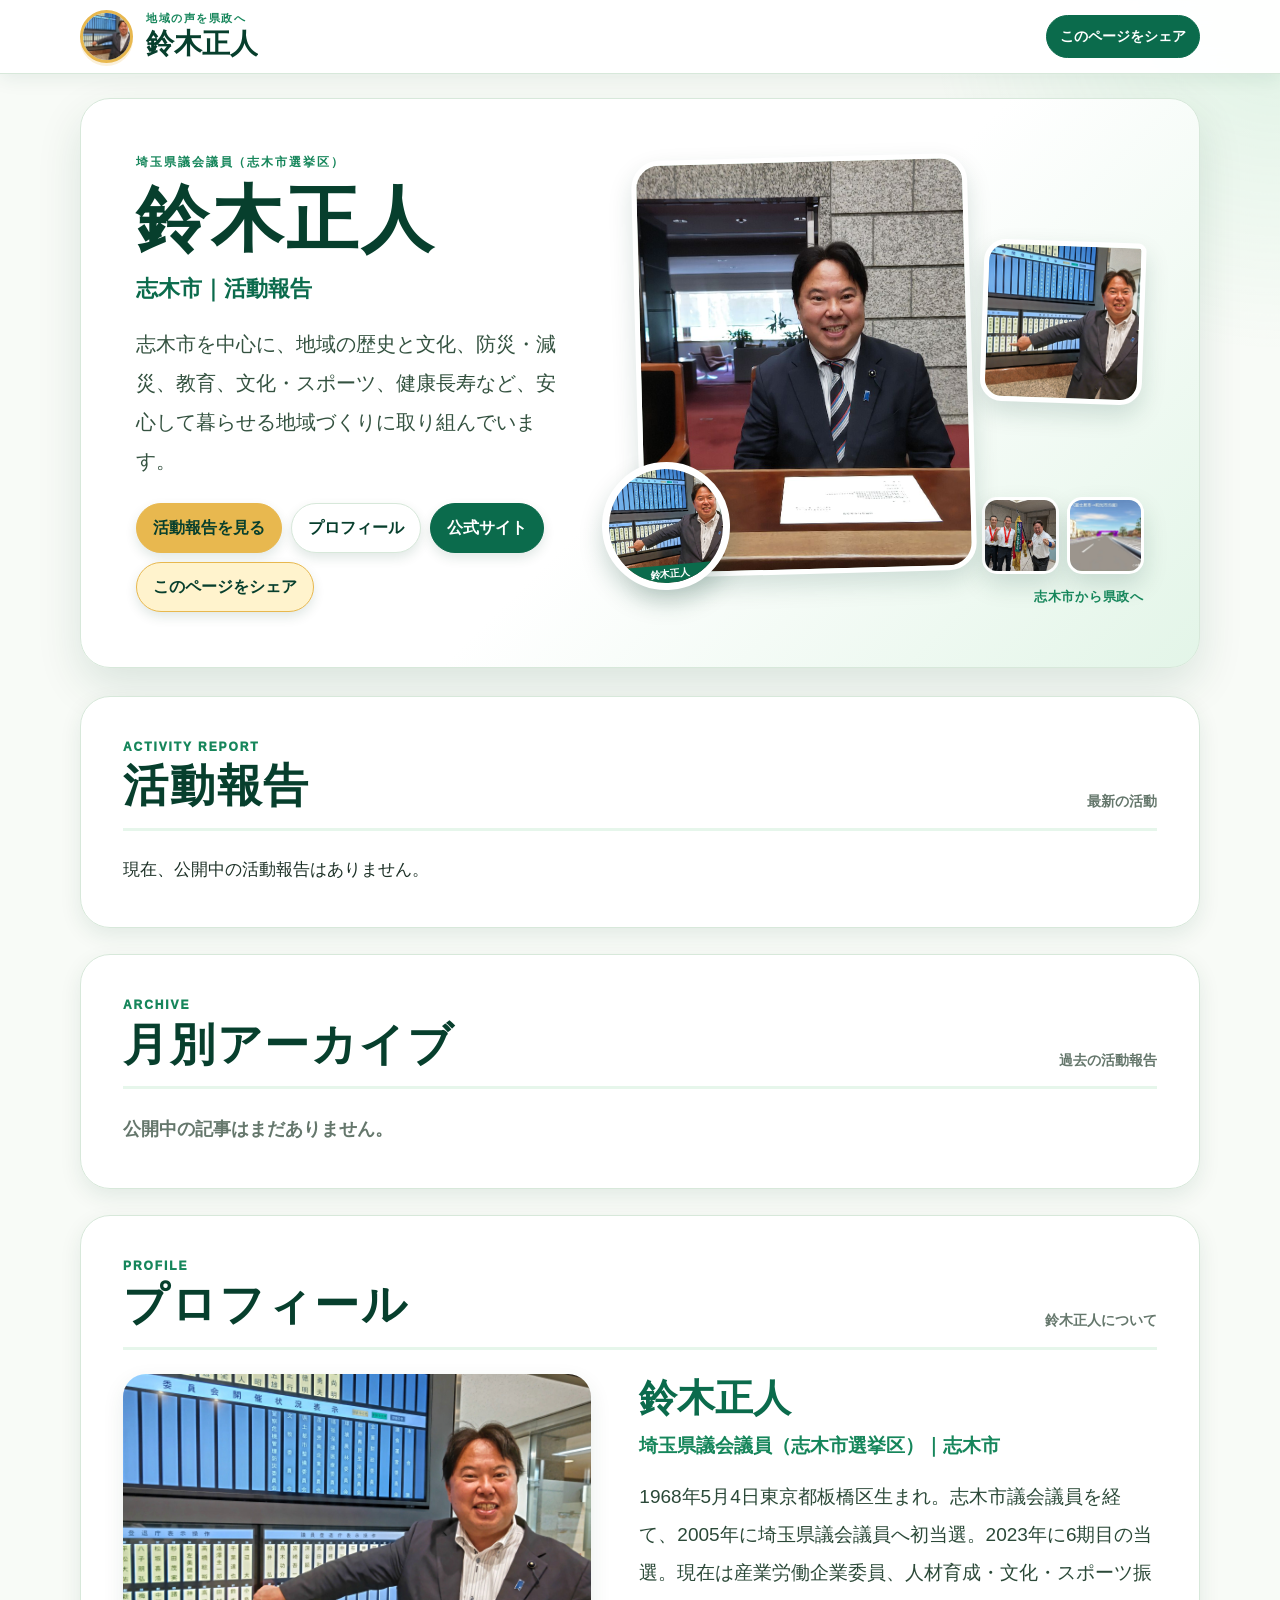
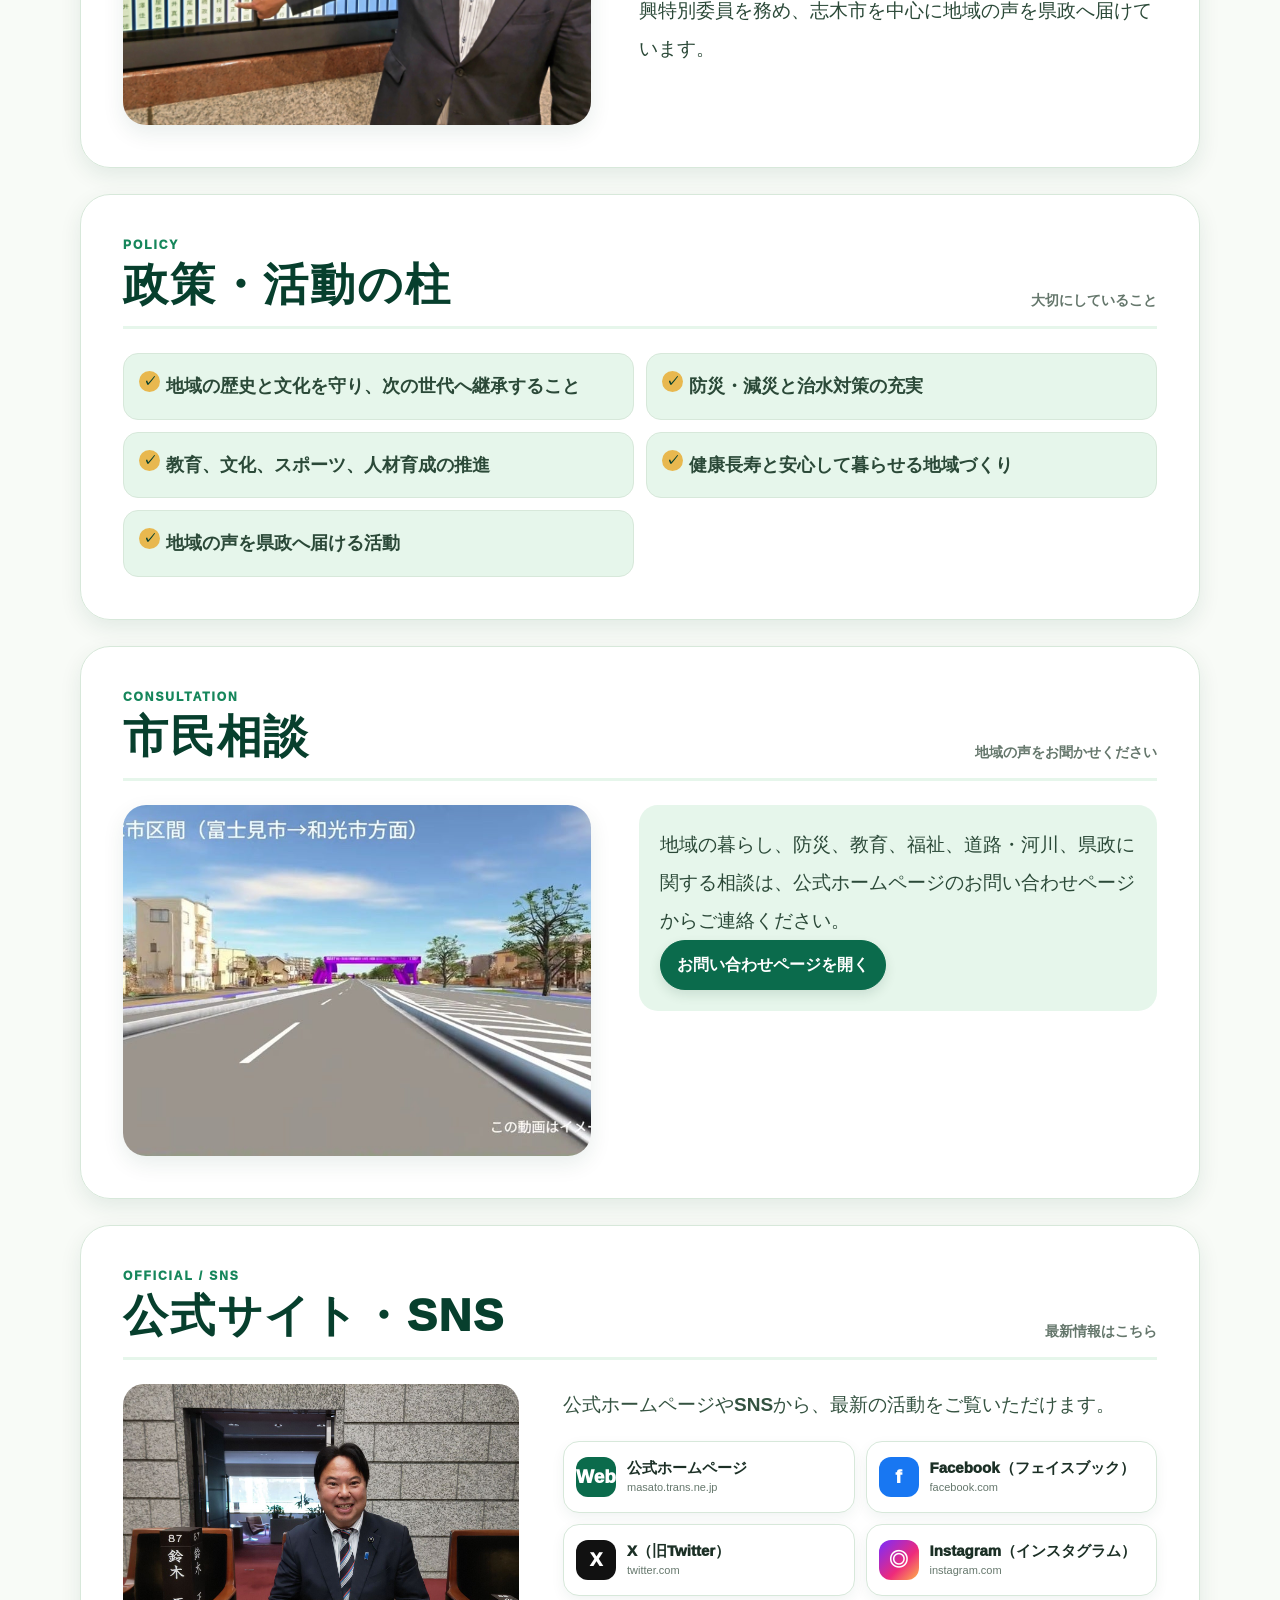
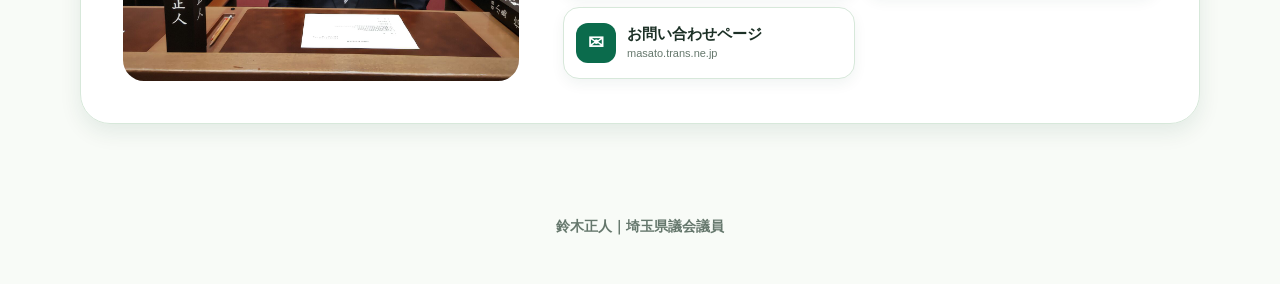
<file: index.html>
<!doctype html>
<html lang="ja">
<head>
  <meta charset="UTF-8">
  <meta name="viewport" content="width=device-width, initial-scale=1, viewport-fit=cover">
  <meta name="theme-color" content="#0b6b4c">
  <meta name="description" content="埼玉県議会議員・鈴木正人のプロフィール、政策、地域活動、活動報告をご覧いただけます。">
  <meta property="og:type" content="website">
  <meta property="og:locale" content="ja_JP">
  <meta property="og:site_name" content="鈴木正人 公式活動報告">
  <meta property="og:url" content="https://ichirohns-jpg.github.io/-suzuki-masato-dx/">
  <meta property="og:title" content="鈴木正人｜埼玉県議会議員 公式活動報告">
  <meta property="og:description" content="埼玉県議会議員・鈴木正人のプロフィール、政策、地域活動、活動報告をご覧いただけます。">
  <meta property="og:image" content="https://ichirohns-jpg.github.io/-suzuki-masato-dx/images/dx-suzuki-01.jpg">
  <meta property="og:image:alt" content="鈴木正人の活動写真">
  <meta property="og:image:type" content="image/jpeg">
  <meta property="og:image:width" content="1200">
  <meta property="og:image:height" content="630">
  <meta name="twitter:card" content="summary_large_image">
  <meta name="twitter:title" content="鈴木正人｜埼玉県議会議員 公式活動報告">
  <meta name="twitter:description" content="埼玉県議会議員・鈴木正人のプロフィール、政策、地域活動、活動報告をご覧いただけます。">
  <meta name="twitter:image" content="https://ichirohns-jpg.github.io/-suzuki-masato-dx/images/dx-suzuki-01.jpg">

  <title>鈴木正人｜埼玉県議会議員 公式活動報告</title>

  <link rel="icon" type="image/jpeg" href="images/dx-suzuki-01.jpg?v=icon-2">
  <link rel="shortcut icon" type="image/jpeg" href="images/dx-suzuki-01.jpg?v=icon-2">
  <link rel="apple-touch-icon" href="images/dx-suzuki-01.jpg?v=icon-2">
  <link rel="apple-touch-icon-precomposed" href="images/dx-suzuki-01.jpg?v=icon-2">
  <link rel="apple-touch-icon" sizes="180x180" href="images/dx-suzuki-01.jpg?v=icon-2">

  <meta name="apple-mobile-web-app-title" content="鈴木正人">
  <meta name="apple-mobile-web-app-capable" content="yes">
  <meta name="mobile-web-app-capable" content="yes">

  <link rel="manifest" href="manifest.json">
  <link rel="stylesheet" href="style.css?v=20260804-1">
</head>

<body id="top">
  <header class="site-header">
    <a class="brand-mark" href="#top" aria-label="ページの先頭へ">
      <img src="images/dx-suzuki-01.jpg" alt="鈴木正人">
    </a>

    <div class="header-copy">
      <p class="eyebrow">地域の声を県政へ</p>
      <h1 id="siteTitle">鈴木正人</h1>
    </div>

    <button id="headerShare" class="header-share" type="button">共有</button>
  </header>

  <main id="app" class="page"></main>

  <footer class="site-footer">鈴木正人｜埼玉県議会議員</footer>

  <script>
    window.DX_DATA = {
      title: "鈴木正人｜埼玉県議会議員 公式活動報告",
      description: "埼玉県議会議員・鈴木正人のプロフィール、政策、地域活動、活動報告をご覧いただけます。",
      appeal: "志木市を中心に、地域の歴史と文化、防災・減災、教育、文化・スポーツ、健康長寿など、安心して暮らせる地域づくりに取り組んでいます。",
      publicUrl: "https://ichirohns-jpg.github.io/-suzuki-masato-dx/",

      gasUrl: "https://script.google.com/macros/s/AKfycbyC5VN3w3hDcJB13eK9YL9x5ulg7T-P3h0hpo5eLm7i6js4uOJ731pP0QMCAigCxGTyBQ/exec",

      siteKey: "suzuki-masato-dx",
      officialSite: "https://masato.trans.ne.jp/",
      contactUrl: "https://masato.trans.ne.jp/?page_id=47",

      sns: [
        "https://www.facebook.com/masato.suzuki.564?fref=ts",
        "https://twitter.com/suzu056",
        "https://www.instagram.com/masato4753/"
      ],

      facebookUrl: "https://www.facebook.com/masato.suzuki.564?fref=ts",
      xUrl: "https://twitter.com/suzu056",
      instagramUrl: "https://www.instagram.com/masato4753/",

      youtube: "",

      contact: "地域の暮らし、防災、教育、福祉、道路・河川、県政に関する相談は、公式ホームページのお問い合わせページからご連絡ください。",

      commonImages: [
        "images/dx-suzuki-01.jpg",
        "images/dx-suzuki-02.jpg",
        "images/dx-suzuki-03.jpg",
        "images/dx-suzuki-04.jpg",
        "images/dx-suzuki-05.jpg",
        "images/dx-suzuki-06.jpg"
      ],

      articleImages: [
        "images/dx-suzuki-01.jpg",
        "images/dx-suzuki-02.jpg",
        "images/dx-suzuki-03.jpg",
        "images/dx-suzuki-04.jpg",
        "images/dx-suzuki-05.jpg",
        "images/dx-suzuki-06.jpg"
      ],

      politician: {
        name: "鈴木正人",
        role: "埼玉県議会議員（志木市選挙区）",
        area: "志木市",
        image: "images/dx-suzuki-01.jpg",
        profile: "1968年5月4日東京都板橋区生まれ。志木市議会議員を経て、2005年に埼玉県議会議員へ初当選。2023年に6期目の当選。現在は産業労働企業委員、人材育成・文化・スポーツ振興特別委員を務め、志木市を中心に地域の声を県政へ届けています。",
        policy: "地域の歴史と文化を守り、次の世代へ継承すること\n防災・減災と治水対策の充実\n教育、文化、スポーツ、人材育成の推進\n健康長寿と安心して暮らせる地域づくり\n地域の声を県政へ届ける活動",
        consultation: "地域の暮らし、防災、教育、福祉、道路・河川、県政に関する相談は、公式ホームページのお問い合わせページからご連絡ください。"
      }
    };
  </script>

  <script src="app.js?v=20260805-1"></script>
</body>
</html>
</file>
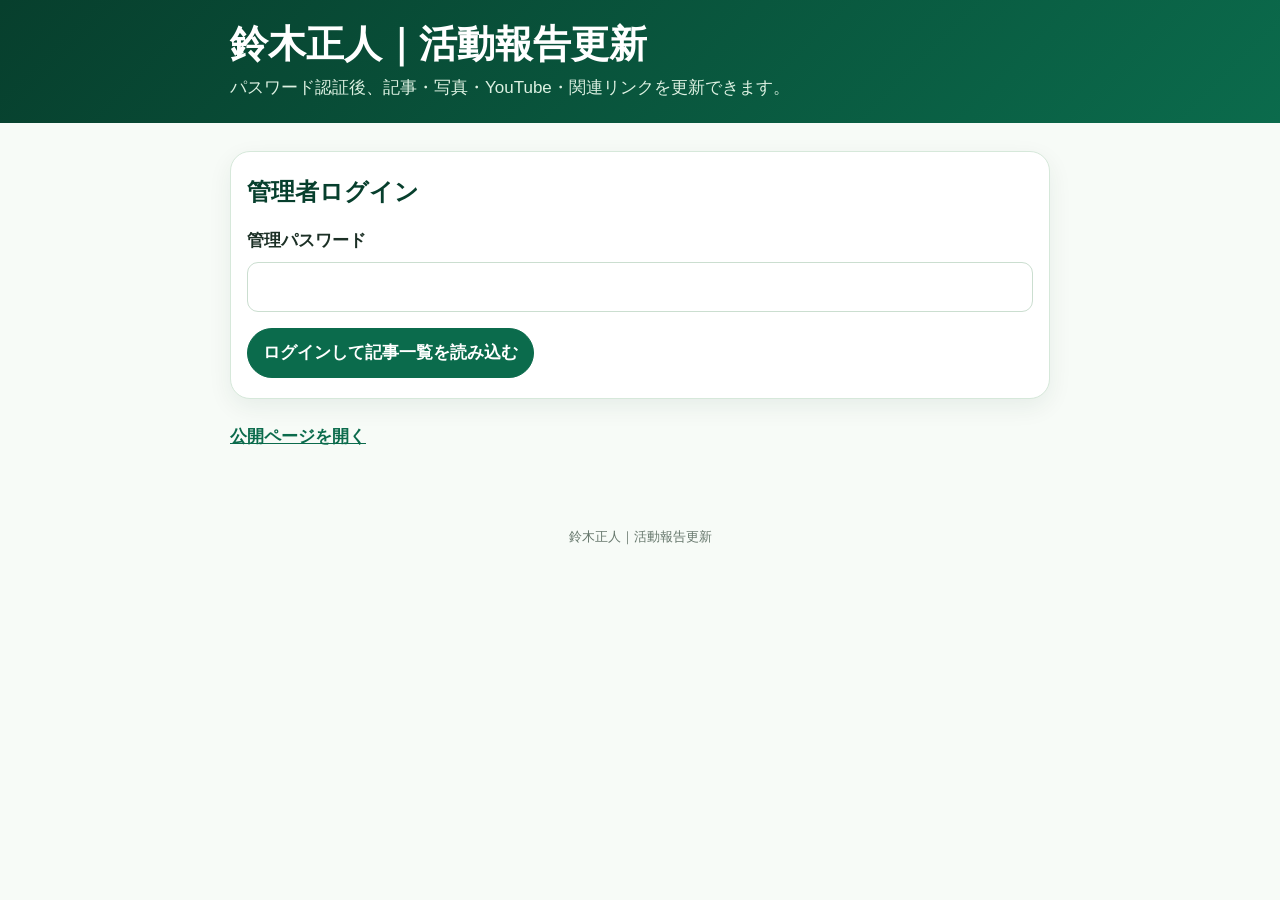
<file: admin.html>
<!doctype html>
<html lang="ja">
<head>
  <meta charset="UTF-8">
  <meta name="viewport" content="width=device-width,initial-scale=1,viewport-fit=cover">
  <meta name="theme-color" content="#0b6b4c">
  <title>&#x9234;&#x6728;&#x6B63;&#x4EBA;&#xFF5C;&#x6D3B;&#x52D5;&#x5831;&#x544A;&#x66F4;&#x65B0;</title>
  <style>
    :root{--g:#0b6b4c;--d:#073f2d;--m:#e7f6eb;--gold:#e8b84f;--ink:#1c3026;--muted:#66776c;--line:#d6e8da;--paper:#f7fbf7}*{box-sizing:border-box}body{margin:0;background:var(--paper);color:var(--ink);font-family:-apple-system,BlinkMacSystemFont,"Hiragino Kaku Gothic ProN","Yu Gothic",Meiryo,sans-serif;font-size:17px;line-height:1.7}button,input,select,textarea{font:inherit}.top{padding:20px 16px;background:linear-gradient(135deg,var(--d),var(--g));color:#fff}.top-inner,.main{width:min(100% - 24px,820px);margin:auto}.top h1{margin:0;font-size:clamp(25px,7vw,38px);line-height:1.3}.top p{margin:5px 0 0;color:#ddf1e2}.main{padding:14px 0 50px}.card{margin:14px 0;padding:20px 16px;border:1px solid var(--line);border-radius:20px;background:#fff;box-shadow:0 8px 24px #073f2d12}.card h2{margin:0 0 14px;color:var(--d);font-size:24px}.label{display:block;margin:0 0 6px;font-weight:900}.field{margin-bottom:16px}.field:last-child{margin-bottom:0}input,select,textarea{width:100%;border:1px solid #cbded0;border-radius:11px;background:#fff;color:var(--ink);font-size:17px}input,select{min-height:50px;padding:9px 11px}textarea{min-height:170px;padding:10px 11px;resize:vertical}input:focus,select:focus,textarea:focus{outline:0;border-color:var(--g);box-shadow:0 0 0 4px #0b6b4c1c}.grid{display:grid;grid-template-columns:1fr 1fr;gap:0 12px}.paste-row{display:flex;gap:8px;align-items:stretch}.paste-row input{flex:1;min-width:0}.paste-button{min-width:145px;padding:8px 12px;border:1px solid var(--g);border-radius:11px;background:var(--m);color:var(--g);font-weight:900;cursor:pointer}.video-preview{display:none;position:relative;width:100%;margin-top:12px;padding-top:56.25%;overflow:hidden;border-radius:13px;background:#001c14}.video-preview.open{display:block}.video-preview iframe{position:absolute;inset:0;width:100%;height:100%;border:0}.actions{display:flex;flex-wrap:wrap;gap:9px;margin-top:16px}.button{min-height:50px;padding:9px 15px;border:1px solid var(--g);border-radius:999px;background:var(--g);color:#fff;font-weight:900;cursor:pointer}.button.secondary{background:#fff;color:var(--g)}.button.gold{border-color:var(--gold);background:var(--gold);color:var(--d)}.button.danger{border-color:#b42318;background:#fff;color:#b42318}.status{display:none;margin-top:14px;padding:13px;border-radius:12px;white-space:pre-wrap}.status.show{display:block}.status.ok{background:#e8f7eb;color:#21613d}.status.error{background:#fff0f0;color:#8d2727}.status.loading{background:#edf5ff;color:#28547f}.article-list{display:grid;gap:10px}.article-item{padding:14px;border:1px solid var(--line);border-radius:14px;background:#fbfefb}.article-item strong{display:block;color:var(--d);font-size:18px;line-height:1.45}.article-item small{display:block;margin-top:3px;color:var(--muted)}.article-item p{margin:7px 0 0;color:#385344;display:-webkit-box;-webkit-line-clamp:2;-webkit-box-orient:vertical;overflow:hidden}.article-item .actions{margin-top:10px}.hidden{display:none!important}.preview{display:flex;flex-wrap:wrap;gap:8px;margin-top:10px}.preview figure{position:relative;width:85px;margin:0;overflow:hidden;border-radius:10px;background:var(--m)}.preview img{width:85px;height:70px;object-fit:cover}.preview figcaption{padding:2px;color:var(--muted);font-size:10px;text-align:center}.help{margin:5px 0;color:var(--muted);font-size:13px}.site-link{display:inline-block;margin-top:10px;color:var(--g);font-weight:900}.footer{padding:24px;color:var(--muted);font-size:13px;text-align:center}@media(max-width:560px){.grid{grid-template-columns:1fr}.actions{display:grid;grid-template-columns:1fr}.button{width:100%;min-height:54px}.card{padding:19px 14px}}
  </style>
  <style>
    .preview {
      align-items: flex-start;
    }

    .preview figure {
      width: 140px;
    }

    .preview img {
      width: 140px;
      height: 105px;
      object-fit: contain;
      background: #eef8f0;
    }

    .preview-remove {
      width: 100%;
      min-height: 38px;
      padding: 5px 6px;
      border: 1px solid #b42318;
      border-radius: 9px;
      background: #fff;
      color: #b42318;
      font-size: 13px;
      font-weight: 900;
      cursor: pointer;
    }
  </style>
</head>
<body>
  <header class="top">
    <div class="top-inner">
      <h1>&#x9234;&#x6728;&#x6B63;&#x4EBA;&#xFF5C;&#x6D3B;&#x52D5;&#x5831;&#x544A;&#x66F4;&#x65B0;</h1>
      <p>&#x30D1;&#x30B9;&#x30EF;&#x30FC;&#x30C9;&#x8A8D;&#x8A3C;&#x5F8C;&#x3001;&#x8A18;&#x4E8B;&#x30FB;&#x5199;&#x771F;&#x30FB;YouTube&#x30FB;&#x95A2;&#x9023;&#x30EA;&#x30F3;&#x30AF;&#x3092;&#x66F4;&#x65B0;&#x3067;&#x304D;&#x307E;&#x3059;&#x3002;</p>
    </div>
  </header>

  <main class="main">
    <section class="card">
      <h2>&#x7BA1;&#x7406;&#x8005;&#x30ED;&#x30B0;&#x30A4;&#x30F3;</h2>
      <div class="field">
        <label class="label" for="password">&#x7BA1;&#x7406;&#x30D1;&#x30B9;&#x30EF;&#x30FC;&#x30C9;</label>
        <input id="password" type="password" autocomplete="current-password">
      </div>
      <div class="actions">
        <button id="load" class="button" type="button">&#x30ED;&#x30B0;&#x30A4;&#x30F3;&#x3057;&#x3066;&#x8A18;&#x4E8B;&#x4E00;&#x89A7;&#x3092;&#x8AAD;&#x307F;&#x8FBC;&#x3080;</button>
      </div>
      <div id="status" class="status"></div>
    </section>

    <div id="operationArea" class="hidden">
      <section class="card">
        <h2>&#x4FDD;&#x5B58;&#x6E08;&#x307F;&#x306E;&#x8A18;&#x4E8B;</h2>
        <div class="actions">
          <button id="new" class="button secondary" type="button">&#x65B0;&#x3057;&#x3044;&#x8A18;&#x4E8B;&#x3092;&#x66F8;&#x304F;</button>
        </div>
        <div id="list" class="article-list">
          <p class="help">&#x300C;&#x8A18;&#x4E8B;&#x4E00;&#x89A7;&#x3092;&#x8AAD;&#x307F;&#x8FBC;&#x3080;&#x300D;&#x3092;&#x62BC;&#x3057;&#x3066;&#x304F;&#x3060;&#x3055;&#x3044;&#x3002;</p>
        </div>
      </section>

      <form id="editor" class="card">
        <h2 id="editorTitle">&#x65B0;&#x3057;&#x3044;&#x6D3B;&#x52D5;&#x5831;&#x544A;</h2>
        <input id="newsId" type="hidden">

        <div class="grid">
          <div class="field">
            <label class="label" for="date">&#x65E5;&#x4ED8;</label>
            <input id="date" type="date" required>
          </div>

          <div class="field">
            <label class="label" for="state">&#x516C;&#x958B;&#x72B6;&#x614B;</label>
            <select id="state">
              <option value="&#x516C;&#x958B;">&#x516C;&#x958B;</option>
              <option value="&#x4E0B;&#x66F8;&#x304D;">&#x4E0B;&#x66F8;&#x304D;</option>
              <option value="&#x975E;&#x516C;&#x958B;">&#x975E;&#x516C;&#x958B;</option>
            </select>
          </div>
        </div>

        <div class="field">
          <label class="label" for="title">&#x6D3B;&#x52D5;&#x5831;&#x544A;&#x30BF;&#x30A4;&#x30C8;&#x30EB;</label>
          <input id="title" required>
        </div>

        <div class="field">
          <label class="label" for="body">&#x6D3B;&#x52D5;&#x5831;&#x544A;&#x672C;&#x6587;</label>
          <textarea id="body" required></textarea>
        </div>

        <div class="grid">
          <div class="field">
            <label class="label" for="video">YouTube&#x52D5;&#x753B;URL&#xFF08;&#x5171;&#x6709;&#x304B;&#x3089;&#x30B3;&#x30D4;&#x30FC;&#x3057;&#x3066;&#x8CBC;&#x308A;&#x4ED8;&#x3051;&#xFF09;</label>
            <div class="paste-row">
              <input id="video" type="text" inputmode="url" autocomplete="url" placeholder="YouTube&#x306E;&#x5171;&#x6709;&#x2192;&#x30EA;&#x30F3;&#x30AF;&#x3092;&#x30B3;&#x30D4;&#x30FC;">
              <button id="pasteVideo" class="paste-button" type="button">&#x30B3;&#x30D4;&#x30FC;&#x3092;&#x8CBC;&#x308B;</button>
            </div>
            <p class="help">YouTube&#x30A2;&#x30D7;&#x30EA;&#x306E;&#x300C;&#x5171;&#x6709;&#x300D;&#x2192;&#x300C;&#x30EA;&#x30F3;&#x30AF;&#x3092;&#x30B3;&#x30D4;&#x30FC;&#x300D;&#x2192;&#x3053;&#x306E;&#x6B04;&#x3078;&#x8CBC;&#x308A;&#x4ED8;&#x3051;&#x307E;&#x3059;&#x3002;&#x4FDD;&#x5B58;&#x5F8C;&#x3001;&#x516C;&#x958B;&#x30DA;&#x30FC;&#x30B8;&#x5185;&#x3067;&#x518D;&#x751F;&#x3057;&#x307E;&#x3059;&#x3002;</p>
            <div id="videoPreview" class="video-preview"></div>
          </div>

          <div class="field">
            <label class="label" for="external">&#x95A2;&#x9023;&#x30EA;&#x30F3;&#x30AF;</label>
            <input id="external" type="url" placeholder="&#x4EFB;&#x610F;">
          </div>
        </div>

        <div class="field">
          <label class="label" for="images">&#x6D3B;&#x52D5;&#x5831;&#x544A;&#x5199;&#x771F;&#xFF08;&#x6700;&#x5927;6&#x679A;&#xFF09;</label>
          <input id="images" type="file" accept="image/*" multiple>
        <p class="help">&#x5199;&#x771F;&#x306F;&#x6700;&#x5927;6&#x679A;&#x307E;&#x3067;&#x3002;&#x4FDD;&#x5B58;&#x6E08;&#x307F;&#x5199;&#x771F;&#x3092;&#x5916;&#x3057;&#x3066;&#x304B;&#x3089;&#x65B0;&#x3057;&#x3044;&#x5199;&#x771F;&#x306B;&#x4EA4;&#x63DB;&#x3067;&#x304D;&#x307E;&#x3059;&#x3002;</p>
          <div id="preview" class="preview"></div>
        </div>

        <div class="actions">
          <button id="saveButton" class="button gold" type="submit">&#x3053;&#x306E;&#x8A18;&#x4E8B;&#x3092;&#x4FDD;&#x5B58;&#x3059;&#x308B;</button>
          <button id="cancel" class="button secondary" type="button">&#x5165;&#x529B;&#x3092;&#x30AF;&#x30EA;&#x30A2;</button>
        </div>
      </form>
    </div>

    <a class="site-link" href="https://ichirohns-jpg.github.io/-suzuki-masato-dx/" target="_blank" rel="noopener">&#x516C;&#x958B;&#x30DA;&#x30FC;&#x30B8;&#x3092;&#x958B;&#x304F;</a>
  </main>

  <footer class="footer">&#x9234;&#x6728;&#x6B63;&#x4EBA;&#xFF5C;&#x6D3B;&#x52D5;&#x5831;&#x544A;&#x66F4;&#x65B0;</footer>

  <script>
    "use strict";

    var GAS_URL="https://script.google.com/macros/s/AKfycbyC5VN3w3hDcJB13eK9YL9x5ulg7T-P3h0hpo5eLm7i6js4uOJ731pP0QMCAigCxGTyBQ/exec";
    var SITE_KEY="suzuki-masato-dx";
    var MAX_IMAGES=6;
    var currentImages=[];
    var newImages=[];
    var saving=false;
    var $=function(id){return document.getElementById(id)};

    function status(message,kind){
      $("status").textContent=message;
      $("status").className="status show "+kind
    }

    function setSaving(value){
      saving=value;
      var button=$("saveButton");
      button.disabled=value;
      button.textContent=value?"\u4FDD\u5B58\u3057\u3066\u3044\u307E\u3059\u2026":"\u3053\u306E\u8A18\u4E8B\u3092\u4FDD\u5B58\u3059\u308B"
    }

    function password(){
      return $("password").value.trim()
    }

    function normalizeYoutubeUrl(value){
      return String(value||"").trim().replace(/\s+/g,"")
    }

    function itemYoutubeUrl(item){
      if(!item)return"";

      var video=normalizeYoutubeUrl(
        item.videoUrl||
        item.videoURL||
        item.video_url||
        item.youtubeUrl||
        item.youtube_url||
        item.youtubeURL||
        item.youtube||
        item.video||
        item["\u52D5\u753BURL"]||
        item["YouTube URL"]||
        item["YouTube"]||
        ""
      );

      if(video)return video;

      return youtubeId(item.externalUrl||"")
        ? normalizeYoutubeUrl(item.externalUrl)
        : ""
    }

    function itemId(item){
      if(!item)return"";

      return String(
        item.id||
        item.newsId||
        item.ID||
        item["ID"]||
        ""
      ).trim()
    }

    function youtubeId(url){
      var match=normalizeYoutubeUrl(url).match(
        /(?:[?&]v=|youtu\.be\/|youtube(?:-nocookie)?\.com\/(?:watch\?v=|shorts\/|live\/|embed\/|v\/))([A-Za-z0-9_-]{6,})/i
      );

      return match?match[1]:""
    }

    function showVideoPreview(){
      var box=$("videoPreview");
      var id=youtubeId($("video").value);

      box.innerHTML="";

      if(!id){
        box.classList.remove("open");
        return
      }

      var frame=document.createElement("iframe");
      frame.src="https://www.youtube-nocookie.com/embed/"+id+"?playsinline=1&rel=0";
      frame.title="YouTube\u52D5\u753B\u30D7\u30EC\u30D3\u30E5\u30FC";
      frame.loading="lazy";
      frame.allow="accelerometer; autoplay; clipboard-write; encrypted-media; gyroscope; picture-in-picture; web-share";
      frame.allowFullscreen=true;

      box.appendChild(frame);
      box.classList.add("open")
    }

    function api(data){
      return fetch(GAS_URL,{
        method:"POST",
        headers:{"Content-Type":"text/plain;charset=utf-8"},
        body:JSON.stringify(data)
      }).then(function(r){
        return r.text()
      }).then(function(text){
        try{
          return JSON.parse(text)
        }catch(error){
          throw new Error("GAS\u304B\u3089\u6B63\u3057\u3044\u8FD4\u7B54\u3092\u53D7\u3051\u53D6\u308C\u307E\u305B\u3093\u3067\u3057\u305F\u3002")
        }
      })
    }

    function toDate(value){
      var d=new Date(value);
      if(!value)return"";
      if(/^\d{4}-\d{2}-\d{2}$/.test(value))return value;
      return isNaN(d.getTime())?value:d.toISOString().slice(0,10)
    }

    function clearEditor(){
      setSaving(false);
      $("newsId").value="";
      $("date").value=new Date().toISOString().slice(0,10);
      $("title").value="";
      $("body").value="";
      $("video").value="";
      $("external").value="";
      $("state").value="\u516C\u958B";
      currentImages=[];
      newImages=[];
      $("preview").innerHTML="";
      $("editorTitle").textContent="\u65B0\u3057\u3044\u6D3B\u52D5\u5831\u544A";
      $("images").value="";
      showVideoPreview()
    }

    function addPreviewItem(box,src,label,onRemove){
      var f=document.createElement("figure");
      var im=document.createElement("img");
      var cap=document.createElement("figcaption");
      var removeButton=document.createElement("button");

      im.src=src;
      im.alt=label;
      cap.textContent=label;

      removeButton.type="button";
      removeButton.className="preview-remove";
      removeButton.textContent="\u3053\u306E\u5199\u771F\u3092\u5916\u3059";
      removeButton.onclick=onRemove;

      f.appendChild(im);
      f.appendChild(cap);
      f.appendChild(removeButton);
      box.appendChild(f)
    }

    function showPreview(){
      var box=$("preview");
      box.innerHTML="";

      currentImages.forEach(function(src,i){
        addPreviewItem(
          box,
          src,
          "\u4FDD\u5B58\u6E08\u307F\u5199\u771F"+(i+1),
          function(){
            currentImages.splice(i,1);
            showPreview()
          }
        )
      });

      newImages.forEach(function(item,i){
        addPreviewItem(
          box,
          item.data,
          "\u65B0\u3057\u304F\u9078\u3093\u3060\u5199\u771F"+(i+1),
          function(){
            newImages.splice(i,1);
            showPreview()
          }
        )
      })
    }

    function edit(item){
      var id=itemId(item);

      if(!id){
        status("\u3053\u306E\u8A18\u4E8B\u306EID\u3092\u53D6\u5F97\u3067\u304D\u306A\u3044\u305F\u3081\u7DE8\u96C6\u3067\u304D\u307E\u305B\u3093\u3002","error");
        return
      }

      $("newsId").value=id;
      $("date").value=toDate(item.date);
      $("title").value=item.title||"";
      $("body").value=item.body||"";
      $("video").value=itemYoutubeUrl(item);
      $("external").value=youtubeId(item.externalUrl||"")
        ? ""
        : item.externalUrl||"";
      $("state").value=item.status||"\u516C\u958B";
      currentImages=(item.images||[]).filter(Boolean).slice(0,MAX_IMAGES);
      newImages=[];
      $("images").value="";
      $("editorTitle").textContent="\u6D3B\u52D5\u5831\u544A\u3092\u7DE8\u96C6";
      showPreview();

      window.scrollTo({
        top:document.getElementById("editor").offsetTop-80,
        behavior:"smooth"
      })
    }

    function render(items){
      var box=$("list");
      box.innerHTML="";

      if(!items.length){
        box.innerHTML='<p class="help">\u8A18\u4E8B\u306F\u307E\u3060\u3042\u308A\u307E\u305B\u3093\u3002</p>';
        return
      }

      items.filter(function(x){
        return !x.siteKey||x.siteKey==="suzuki-masato-dx"
      }).forEach(function(item){
        var row=document.createElement("article");
        var title=document.createElement("strong");
        var date=document.createElement("small");
        var body=document.createElement("p");
        var actions=document.createElement("div");
        var editButton=document.createElement("button");
        var deleteButton=document.createElement("button");

        row.className="article-item";
        title.textContent=item.title||"\u7121\u984C";
        date.textContent=(item.date||"")+"\uFF5C"+(item.status||"");
        body.textContent=item.body||"";
        actions.className="actions";

        editButton.className="button secondary";
        editButton.type="button";
        editButton.textContent="\u7DE8\u96C6";
        editButton.onclick=function(){
          edit(item)
        };

        deleteButton.className="button danger";
        deleteButton.type="button";
        deleteButton.textContent="\u524A\u9664";
        deleteButton.onclick=function(){
          deleteArticle(item)
        };

        actions.appendChild(editButton);
        actions.appendChild(deleteButton);
        row.appendChild(title);
        row.appendChild(date);
        row.appendChild(body);
        row.appendChild(actions);
        box.appendChild(row)
      })
    }

    function deleteArticle(item){
      var newsId=itemId(item);

      if(!newsId){
        status("\u3053\u306E\u8A18\u4E8B\u306EID\u3092\u53D6\u5F97\u3067\u304D\u306A\u3044\u305F\u3081\u524A\u9664\u3067\u304D\u307E\u305B\u3093\u3002","error");
        return
      }

      if(!window.confirm(
        "\u3053\u306E\u8A18\u4E8B\u3092\u524A\u9664\u3057\u307E\u3059\u304B\uFF1F\n\u524A\u9664\u3059\u308B\u3068\u5143\u306B\u623B\u305B\u307E\u305B\u3093\u3002"
      ))return;

      status("\u524A\u9664\u3057\u3066\u3044\u307E\u3059\u3002","loading");

      api({
        mode:"adminNewsDelete",
        adminPassword:password(),
        siteKey:"suzuki-masato-dx",
        newsId:newsId
      }).then(function(data){
        if(!data||data.success!==true){
          throw new Error((data&&data.message)||"\u524A\u9664\u306B\u5931\u6557\u3057\u307E\u3057\u305F\u3002")
        }

        clearEditor();
        status("\u8A18\u4E8B\u3092\u524A\u9664\u3057\u307E\u3057\u305F\u3002","ok");
        loadList()
      }).catch(function(error){
        status(error.message,"error")
      })
    }

    function loadList(){
      if(!password()){
        status("\u7BA1\u7406\u30D1\u30B9\u30EF\u30FC\u30C9\u3092\u5165\u529B\u3057\u3066\u304F\u3060\u3055\u3044\u3002","error");
        return
      }

      status("\u8A18\u4E8B\u4E00\u89A7\u3092\u8AAD\u307F\u8FBC\u3093\u3067\u3044\u307E\u3059\u3002","loading");

      api({
        mode:"adminNewsList",
        adminPassword:password(),
        siteKey:"suzuki-masato-dx"
      }).then(function(data){
        if(
          !data||
          data.success!==true||
          !Array.isArray(data.news)
        ){
          throw new Error((data&&data.message)||"\u8AAD\u307F\u8FBC\u307F\u306B\u5931\u6557\u3057\u307E\u3057\u305F\u3002")
        }

        render(data.news||[]);
        $("operationArea").classList.remove("hidden");
        $("password").readOnly=true;
        $("load").textContent="\u8A8D\u8A3C\u6E08\u307F";
        status("\u8A8D\u8A3C\u3057\u307E\u3057\u305F\u3002\u66F4\u65B0\u753B\u9762\u3092\u958B\u304D\u307E\u3057\u305F\u3002","ok")
      }).catch(function(error){
        status(error.message,"error")
      })
    }

    function readImage(file){
      return new Promise(function(resolve,reject){
        var reader=new FileReader();

        reader.onload=function(){
          var image=new Image();

          image.onload=function(){
            var max=1500;
            var scale=Math.min(
              1,
              max/Math.max(image.naturalWidth,image.naturalHeight)
            );
            var canvas=document.createElement("canvas");

            canvas.width=Math.max(1,Math.round(image.naturalWidth*scale));
            canvas.height=Math.max(1,Math.round(image.naturalHeight*scale));

            canvas.getContext("2d").drawImage(
              image,
              0,
              0,
              canvas.width,
              canvas.height
            );

            resolve(canvas.toDataURL("image/jpeg",.82))
          };

          image.onerror=reject;
          image.src=reader.result
        };

        reader.onerror=reject;
        reader.readAsDataURL(file)
      })
    }

    $("images").onchange=function(){
      var files=Array.from($("images").files||[])
        .slice(0,Math.max(0,MAX_IMAGES-currentImages.length));

      newImages=[];

      Promise.all(
        files.map(function(file){
          return readImage(file)
        })
      ).then(function(dataList){
        newImages=dataList.map(function(data){
          return{data:data}
        });
        showPreview()
      })
    };

    $("video").oninput=showVideoPreview;

    $("pasteVideo").onclick=function(){
      if(!navigator.clipboard||!navigator.clipboard.readText){
        $("video").focus();
        status("\u3053\u306EiPhone\u3067\u306F\u81EA\u52D5\u8CBC\u308A\u4ED8\u3051\u304C\u4F7F\u3048\u307E\u305B\u3093\u3002\u5165\u529B\u6B04\u3092\u9577\u62BC\u3057\u3057\u3066\u300C\u30DA\u30FC\u30B9\u30C8\u300D\u3092\u9078\u3093\u3067\u304F\u3060\u3055\u3044\u3002","ok");
        return
      }

      navigator.clipboard.readText().then(function(value){
        $("video").value=normalizeYoutubeUrl(value);
        showVideoPreview();
        status("YouTube\u30EA\u30F3\u30AF\u3092\u8CBC\u308A\u4ED8\u3051\u307E\u3057\u305F\u3002","ok")
      }).catch(function(){
        $("video").focus();
        status("\u5165\u529B\u6B04\u3092\u9577\u62BC\u3057\u3057\u3066\u300C\u30DA\u30FC\u30B9\u30C8\u300D\u3092\u9078\u3093\u3067\u304F\u3060\u3055\u3044\u3002","ok")
      })
    };

    $("load").onclick=loadList;
    $("new").onclick=clearEditor;
    $("cancel").onclick=clearEditor;

    $("editor").onsubmit=function(event){
      event.preventDefault();

      if(saving)return;

      if(!password()){
        status("\u7BA1\u7406\u30D1\u30B9\u30EF\u30FC\u30C9\u3092\u5165\u529B\u3057\u3066\u304F\u3060\u3055\u3044\u3002","error");
        return
      }

      setSaving(true);
      status("\u4FDD\u5B58\u3057\u3066\u3044\u307E\u3059\u3002","loading");

      var youtube=normalizeYoutubeUrl($("video").value);
      var external=normalizeYoutubeUrl($("external").value);

      if(!youtube&&youtubeId(external)){
        youtube=external;
        external=""
      }

      if(youtubeId(external)){
        external=""
      }

      var payload={
        mode:"adminNewsSave",
        adminPassword:password(),
        siteKey:"suzuki-masato-dx",
        newsId:$("newsId").value,
        requestId:"NEWS-"+Date.now()+"-"+Math.random().toString(36).slice(2),
        date:$("date").value,
        title:$("title").value.trim(),
        body:$("body").value.trim(),
        videoUrl:youtube,
        videoURL:youtube,
        video_url:youtube,
        youtubeUrl:youtube,
        youtube_url:youtube,
        youtubeURL:youtube,
        youtube:youtube,
        video:youtube,
        externalUrl:external,
        status:$("state").value,
        existingImages:currentImages,
        newImages:newImages.map(function(x,i){
          return{
            data:x.data,
            name:"activity-"+(i+1)+".jpg",
            mimeType:"image/jpeg"
          }
        })
      };

      api(payload).then(function(data){
        if(!data||data.success!==true){
          throw new Error((data&&data.message)||"\u4FDD\u5B58\u306B\u5931\u6557\u3057\u307E\u3057\u305F\u3002")
        }

        clearEditor();
        status("\u4FDD\u5B58\u3057\u307E\u3057\u305F\u3002","ok");
        loadList()
      }).catch(function(error){
        setSaving(false);
        status(error.message,"error")
      })
    };

    clearEditor();
  </script>
</body>
</html>
</file>
<file: style.css>
:root {
  --green-950: #073f2d;
  --green-900: #0b6b4c;
  --green-700: #16865b;
  --green-500: #55c57e;
  --mint: #e6f6eb;
  --paper: #f8fbf7;
  --gold: #e8b84f;
  --gold-pale: #fff3cd;
  --ink: #1c3026;
  --muted: #65776c;
  --line: #d7e8da;
  --white: #ffffff;
  --shadow: 0 18px 45px rgba(7, 63, 45, .12);
  --shadow-small: 0 8px 22px rgba(7, 63, 45, .09);
  --radius-xl: 30px;
  --radius-lg: 22px;
  --radius-md: 15px;
}

* { box-sizing: border-box; }

html {
  scroll-behavior: smooth;
  background: var(--paper);
}

body {
  min-width: 320px;
  margin: 0;
  color: var(--ink);
  background:
    radial-gradient(circle at 100% 0, rgba(85, 197, 126, .16), transparent 22rem),
    var(--paper);
  font-family: -apple-system, BlinkMacSystemFont, "Hiragino Kaku Gothic ProN", "Yu Gothic", Meiryo, sans-serif;
  font-size: 17px;
  line-height: 1.8;
  -webkit-text-size-adjust: 100%;
}

a { color: inherit; }
button { font: inherit; }
button, a { -webkit-tap-highlight-color: transparent; }
img { display: block; max-width: 100%; }
h1, h2, h3, p, figure { margin: 0; }
ul { margin: 0; padding: 0; }

.site-header {
  position: sticky;
  z-index: 20;
  top: 0;
  display: flex;
  align-items: center;
  gap: 13px;
  min-height: 74px;
  padding: 10px max(14px, calc((100vw - 1120px) / 2));
  background: rgba(255, 255, 255, .96);
  border-bottom: 1px solid var(--line);
  box-shadow: 0 5px 18px rgba(7, 63, 45, .08);
  backdrop-filter: blur(12px);
}

.brand-mark {
  display: block;
  flex: 0 0 53px;
  width: 53px;
  height: 53px;
  overflow: hidden;
  border: 3px solid var(--gold);
  border-radius: 50%;
  background: var(--mint);
  box-shadow: 0 3px 0 rgba(232, 184, 79, .2);
}

.brand-mark img {
  width: 100%;
  height: 100%;
  object-fit: cover;
  object-position: center top;
}

.header-copy { min-width: 0; }

.eyebrow {
  color: var(--green-700);
  font-size: 11px;
  font-weight: 900;
  letter-spacing: .14em;
  line-height: 1.2;
}

.site-header h1 {
  overflow: hidden;
  color: var(--green-950);
  font-size: clamp(20px, 3vw, 28px);
  font-weight: 950;
  line-height: 1.25;
  text-overflow: ellipsis;
  white-space: nowrap;
}

.header-share {
  margin-left: auto;
  min-height: 42px;
  padding: 8px 13px;
  border: 1px solid var(--green-900);
  border-radius: 999px;
  background: var(--green-900);
  color: var(--white);
  font-size: 14px;
  font-weight: 900;
  cursor: pointer;
}

.page {
  width: min(calc(100% - 28px), 1120px);
  margin: auto;
  padding: 24px 0 62px;
}

.hero { margin-bottom: 28px; }

.hero-inner {
  display: grid;
  grid-template-columns: minmax(0, .9fr) minmax(0, 1.1fr);
  gap: clamp(24px, 5vw, 62px);
  align-items: center;
  padding: clamp(24px, 5vw, 55px);
  border: 1px solid var(--line);
  border-radius: var(--radius-xl);
  background: linear-gradient(135deg, #fff 0%, #fff 55%, #e3f5e8 100%);
  box-shadow: var(--shadow);
}

.hero-copy { min-width: 0; }

.hero-kicker,
.section-kicker {
  color: var(--green-700);
  font-size: 12px;
  font-weight: 950;
  letter-spacing: .16em;
  line-height: 1.4;
  text-transform: uppercase;
}

.hero-name {
  max-width: 8em;
  margin-top: 8px;
  color: var(--green-950);
  font-size: clamp(39px, 6vw, 72px);
  font-weight: 950;
  letter-spacing: .04em;
  line-height: 1.12;
}

.hero-role {
  margin-top: 13px;
  color: var(--green-900);
  font-size: clamp(17px, 2vw, 22px);
  font-weight: 850;
  line-height: 1.55;
}

.hero-lead {
  max-width: 35em;
  margin-top: 18px;
  color: #345240;
  font-size: clamp(17px, 2vw, 20px);
  font-weight: 560;
  line-height: 1.95;
}

.hero-actions,
.button-row {
  display: flex;
  flex-wrap: wrap;
  gap: 9px;
  margin-top: 22px;
}

.button,
.share-button {
  display: inline-flex;
  align-items: center;
  justify-content: center;
  min-height: 50px;
  padding: 10px 16px;
  border: 1px solid var(--green-900);
  border-radius: 999px;
  background: var(--green-900);
  color: var(--white);
  font-size: 16px;
  font-weight: 900;
  line-height: 1.25;
  text-decoration: none;
  cursor: pointer;
  box-shadow: 0 5px 12px rgba(7, 63, 45, .12);
  transition: transform .18s ease, box-shadow .18s ease, background .18s ease;
}

.button.secondary {
  border-color: var(--line);
  background: var(--white);
  color: var(--green-950);
}

.button.gold {
  border-color: var(--gold);
  background: var(--gold);
  color: var(--green-950);
}

.share-button {
  border-color: var(--gold);
  background: var(--gold-pale);
  color: var(--green-950);
}

.button:hover,
.share-button:hover,
.social-card:hover {
  transform: translateY(-2px);
  box-shadow: var(--shadow-small);
}

.hero-visual {
  position: relative;
  min-width: 0;
  padding-left: 12px;
}

.hero-collage {
  display: grid;
  grid-template-columns: minmax(0, 1.35fr) minmax(115px, .65fr);
  grid-template-rows: auto auto;
  gap: 11px;
  align-items: end;
}

.collage-main,
.collage-small,
.collage-mini figure {
  overflow: hidden;
  background: var(--mint);
  box-shadow: 0 11px 25px rgba(7, 63, 45, .15);
}

.collage-main {
  grid-row: 1 / span 2;
  border: 5px solid var(--white);
  border-radius: 28px 28px 28px 7px;
  transform: rotate(-1.5deg);
}

.collage-small {
  border: 5px solid var(--white);
  border-radius: 22px 8px 22px 22px;
  transform: rotate(2deg);
}

.collage-main img {
  width: 100%;
  aspect-ratio: 4 / 5;
  object-fit: cover;
}

.collage-small img {
  width: 100%;
  aspect-ratio: 1;
  object-fit: cover;
}

.collage-mini {
  display: grid;
  grid-template-columns: repeat(2, 1fr);
  gap: 8px;
}

.collage-mini figure {
  border: 3px solid var(--white);
  border-radius: 15px;
}

.collage-mini img {
  width: 100%;
  aspect-ratio: 1;
  object-fit: cover;
}

.collage-note {
  grid-column: 2;
  color: var(--green-700);
  font-size: 13px;
  font-weight: 900;
  letter-spacing: .06em;
  text-align: right;
}

.hero-portrait {
  position: absolute;
  z-index: 3;
  bottom: 18px;
  left: -22px;
  width: clamp(78px, 12vw, 128px);
  overflow: hidden;
  border: 7px solid var(--white);
  border-radius: 50%;
  background: var(--white);
  box-shadow: 0 12px 25px rgba(7, 63, 45, .22);
  transform: rotate(-5deg);
}

.hero-portrait img {
  width: 100%;
  aspect-ratio: 1;
  object-fit: cover;
  object-position: center top;
}

.portrait-label {
  position: absolute;
  right: -7px;
  bottom: 0;
  left: -7px;
  padding: 3px 2px 4px;
  background: var(--green-900);
  color: var(--white);
  font-size: 10px;
  font-weight: 900;
  line-height: 1.15;
  text-align: center;
}

.section {
  margin-top: 26px;
  padding: clamp(22px, 4vw, 42px);
  border: 1px solid var(--line);
  border-radius: var(--radius-xl);
  background: rgba(255,255,255,.98);
  box-shadow: var(--shadow-small);
  scroll-margin-top: 92px;
}

.section-heading {
  display: flex;
  align-items: end;
  justify-content: space-between;
  gap: 18px;
  margin-bottom: 24px;
  padding-bottom: 13px;
  border-bottom: 3px solid var(--mint);
}

.section-title {
  margin-top: 3px;
  color: var(--green-950);
  font-size: clamp(29px, 4vw, 45px);
  font-weight: 950;
  letter-spacing: .04em;
  line-height: 1.25;
}

.section-label {
  color: var(--muted);
  font-size: 14px;
  font-weight: 750;
}

.activity-layout,
.profile-layout,
.consultation-layout {
  display: grid;
  grid-template-columns: minmax(0, .95fr) minmax(0, 1.05fr);
  gap: clamp(22px, 4vw, 48px);
  align-items: start;
}

.feature-image,
.profile-image,
.consultation-image {
  width: 100%;
  aspect-ratio: 4 / 3;
  object-fit: cover;
  border-radius: 23px;
  box-shadow: var(--shadow-small);
}

.activity-content,
.profile-content,
.consultation-content {
  min-width: 0;
}

.date-badge {
  display: inline-flex;
  align-items: center;
  min-height: 38px;
  padding: 5px 13px;
  border-radius: 999px;
  background: var(--gold);
  color: var(--green-950);
  font-size: 18px;
  font-weight: 950;
  line-height: 1.3;
}

.content-title {
  margin: 10px 0 14px;
  color: var(--green-900);
  font-size: clamp(25px, 3vw, 38px);
  font-weight: 950;
  line-height: 1.35;
}

.body-text {
  color: #2b4938;
  font-size: 19px;
  font-weight: 500;
  line-height: 2;
  white-space: pre-line;
  overflow-wrap: anywhere;
}

.body-text a {
  color: var(--green-900);
  font-weight: 850;
  text-decoration: underline;
  text-underline-offset: 3px;
}

.photo-rail {
  display: flex;
  gap: 14px;
  overflow-x: auto;
  margin: 25px -4px 0;
  padding: 4px 4px 14px;
  scroll-snap-type: x mandatory;
  scrollbar-color: var(--green-500) var(--mint);
  overscroll-behavior-x: contain;
  -webkit-overflow-scrolling: touch;
}

.activity > .activity-photo-rail {
  margin-top: 0;
  margin-bottom: 28px;
}

.activity-content-full {
  width: 100%;
  max-width: 900px;
  margin: 0 auto;
}

.article-actions {
  margin-top: 19px;
}

.photo-card {
  position: relative;
  flex: 0 0 min(320px, 78vw);
  overflow: hidden;
  border-radius: 19px;
  background: var(--mint);
  box-shadow: var(--shadow-small);
  scroll-snap-align: start;
}

.photo-card img {
  width: 100%;
  height: auto;
  aspect-ratio: auto;
  object-fit: contain;
  background: #eef8f0;
}

.photo-card figcaption {
  padding: 10px 13px 12px;
  background: var(--white);
  color: var(--green-950);
  font-size: 16px;
  font-weight: 850;
  line-height: 1.3;
}

.video {
  overflow: hidden;
  margin-top: 20px;
  border-radius: 18px;
  background: #092218;
  box-shadow: var(--shadow-small);
}

.video iframe {
  display: block;
  width: 100%;
  aspect-ratio: 16 / 9;
  border: 0;
}

.article-social-links {
  margin-top: 24px;
  padding-top: 18px;
  border-top: 2px solid var(--mint);
}

.article-social-title {
  margin: 0 0 10px;
  color: var(--green-950);
  font-size: 18px;
  font-weight: 950;
  line-height: 1.4;
}

.article-social-grid {
  display: flex;
  flex-wrap: wrap;
  gap: 12px;
}

.article-social-button {
  display: inline-flex;
  align-items: center;
  flex: 1 1 220px;
  gap: 10px;
  min-height: 58px;
  padding: 11px 17px;
  border: 1px solid var(--line);
  border-radius: 999px;
  background: var(--white);
  color: var(--green-950);
  font-size: 17px;
  font-weight: 900;
  text-decoration: none;
  box-shadow: 0 4px 10px rgba(7,63,45,.07);
}

.article-social-button.copy {
  cursor: pointer;
  font-family: inherit;
}

.article-social-icon {
  display: grid;
  place-items: center;
  flex: 0 0 35px;
  width: 35px;
  height: 35px;
  border-radius: 50%;
  background: var(--green-900);
  color: var(--white);
  font-size: 17px;
  font-weight: 950;
}

.article-social-button.facebook .article-social-icon {
  background: #1877f2;
}

.article-social-button.instagram .article-social-icon {
  background: linear-gradient(
    135deg,
    #792cff,
    #ee2a7b 60%,
    #ffb347
  );
}

.article-social-button.x .article-social-icon {
  background: #111;
}

.article-social-button.youtube .article-social-icon {
  background: #e62117;
}

.article-social-button.line .article-social-icon {
  background: #06c755;
}

.article-social-button.copy .article-social-icon {
  background: var(--green-700);
}

.profile-layout.reverse .profile-image,
.consultation-layout.reverse .consultation-image {
  order: 2;
}

.profile-name {
  margin: 0 0 7px;
  color: var(--green-900);
  font-size: clamp(26px, 3vw, 38px);
  font-weight: 950;
  line-height: 1.3;
}

.role-line {
  margin-bottom: 16px;
  color: var(--green-700);
  font-size: 19px;
  font-weight: 850;
  line-height: 1.7;
}

.policy-grid {
  display: grid;
  grid-template-columns: repeat(2, minmax(0, 1fr));
  gap: 12px;
}

.policy-item {
  position: relative;
  min-height: 100%;
  padding: 17px 17px 17px 42px;
  border: 1px solid var(--line);
  border-radius: var(--radius-md);
  background: var(--mint);
  color: #2b4938;
  font-size: 18px;
  font-weight: 750;
  line-height: 1.7;
}

.policy-item::before {
  position: absolute;
  top: 17px;
  left: 15px;
  display: grid;
  place-items: center;
  width: 21px;
  height: 21px;
  border-radius: 50%;
  background: var(--gold);
  color: var(--green-950);
  content: "\2713";
  font-size: 13px;
  font-weight: 950;
}

.consultation-box {
  padding: 21px;
  border-radius: 19px;
  background: var(--mint);
}

.social-layout {
  display: grid;
  grid-template-columns: minmax(0, .8fr) minmax(0, 1.2fr);
  gap: clamp(22px, 4vw, 44px);
  align-items: center;
}

.social-image {
  width: 100%;
  aspect-ratio: 4 / 3;
  object-fit: cover;
  border-radius: 21px;
}

.social-lead {
  margin-bottom: 18px;
  color: #345240;
  font-size: 19px;
  font-weight: 560;
  line-height: 1.9;
}

.social-grid {
  display: grid;
  grid-template-columns: repeat(2, minmax(0, 1fr));
  gap: 11px;
}

.social-grid .video {
  grid-column: 1 / -1;
  width: 100%;
  margin-top: 0;
}

.social-card {
  display: flex;
  align-items: center;
  gap: 11px;
  min-width: 0;
  min-height: 72px;
  padding: 11px 12px;
  border: 1px solid var(--line);
  border-radius: 16px;
  background: var(--white);
  text-decoration: none;
  box-shadow: 0 5px 14px rgba(7,63,45,.06);
  transition: transform .18s ease, box-shadow .18s ease;
}

.social-icon {
  display: grid;
  flex: 0 0 40px;
  place-items: center;
  width: 40px;
  height: 40px;
  border-radius: 12px;
  background: var(--green-900);
  color: var(--white);
  font-size: 19px;
  font-weight: 950;
}

.social-card.facebook .social-icon {
  background: #1877f2;
}

.social-card.instagram .social-icon {
  background: linear-gradient(
    135deg,
    #792cff,
    #ee2a7b 60%,
    #ffb347
  );
}

.social-card.x .social-icon {
  background: #111;
}

.social-card.youtube .social-icon {
  background: #e62117;
}

.social-copy {
  min-width: 0;
}

.social-name,
.social-url {
  display: block;
  overflow: hidden;
  text-overflow: ellipsis;
  white-space: nowrap;
}

.social-name {
  font-size: 15px;
  font-weight: 950;
  line-height: 1.35;
}

.social-url {
  margin-top: 3px;
  color: var(--muted);
  font-size: 11px;
  line-height: 1.25;
}

.site-footer {
  padding: 28px 18px 45px;
  color: var(--muted);
  font-size: 14px;
  font-weight: 700;
  text-align: center;
}

@media (max-width: 760px) {
  .site-header {
    min-height: 68px;
    padding: 9px 12px;
  }

  .brand-mark {
    flex-basis: 46px;
    width: 46px;
    height: 46px;
  }

  .eyebrow {
    font-size: 10px;
  }

  .site-header h1 {
    font-size: 18px;
  }

  .header-share {
    min-height: 38px;
    padding: 7px 11px;
    font-size: 13px;
  }

  .page {
    width: min(calc(100% - 18px), 620px);
    padding-top: 10px;
  }

  .hero-inner {
    display: flex;
    flex-direction: column;
    align-items: stretch;
    gap: 24px;
    padding: 16px;
    border-radius: 25px;
  }

  .hero-visual {
    order: -1;
    padding-left: 17px;
  }

  .hero-collage {
    grid-template-columns: minmax(0, 1.4fr) minmax(95px, .6fr);
    gap: 8px;
  }

  .collage-main,
  .collage-small {
    border-width: 4px;
  }

  .hero-portrait {
    bottom: 13px;
    left: -2px;
    width: 81px;
    border-width: 5px;
  }

  .collage-note {
    font-size: 11px;
  }

  .hero-name {
    max-width: none;
    font-size: clamp(38px, 12vw, 56px);
  }

  .hero-lead {
    font-size: 18px;
  }

  .hero-actions,
  .button-row {
    display: grid;
    grid-template-columns: 1fr;
  }

  .button,
  .share-button {
    width: 100%;
    min-height: 54px;
  }

  .section {
    margin-top: 19px;
    padding: 21px 15px 22px;
    border-radius: 25px;
  }

  .section-heading {
    display: block;
    margin-bottom: 19px;
  }

  .section-title {
    font-size: 30px;
  }

  .activity-layout,
  .profile-layout,
  .consultation-layout,
  .social-layout {
    display: flex;
    flex-direction: column;
    gap: 18px;
  }

  .profile-layout.reverse .profile-image,
  .consultation-layout.reverse .consultation-image {
    order: initial;
  }

  .feature-image,
  .profile-image,
  .consultation-image {
    aspect-ratio: 4 / 3;
    border-radius: 19px;
  }

  .content-title {
    font-size: 28px;
  }

  .body-text,
  .social-lead {
    font-size: 19px;
    line-height: 1.95;
  }

  .photo-rail {
    margin-right: -15px;
    margin-left: -15px;
    padding-right: 15px;
    padding-left: 15px;
  }

  .photo-card {
    flex-basis: 79vw;
  }

  .policy-grid,
  .social-grid {
    grid-template-columns: 1fr;
  }

  .policy-item {
    font-size: 18px;
  }
}

@media (prefers-reduced-motion: reduce) {
  html {
    scroll-behavior: auto;
  }

  *,
  *::before {
    transition-duration: .01ms !important;
    animation-duration: .01ms !important;
  }
}

/* Monthly archive */

.archive-note {
  margin-bottom: 15px;
  color: var(--muted);
  font-size: 16px;
  font-weight: 700;
}

.archive-months {
  display: flex;
  gap: 9px;
  overflow-x: auto;
  margin: 0 -4px 20px;
  padding: 4px;
  scrollbar-color: var(--green-500) var(--mint);
  -webkit-overflow-scrolling: touch;
}

.archive-month-button {
  flex: 0 0 auto;
  min-height: 48px;
  padding: 8px 16px;
  border: 1px solid var(--line);
  border-radius: 999px;
  background: var(--white);
  color: var(--green-900);
  font-size: 16px;
  font-weight: 900;
  cursor: pointer;
  white-space: nowrap;
}

.archive-month-button.active {
  border-color: var(--green-900);
  background: var(--green-900);
  color: var(--white);
}

.archive-group[hidden] {
  display: none;
}

.archive-group-title {
  margin: 4px 0 11px;
  padding-left: 13px;
  border-left: 6px solid var(--gold);
  color: var(--green-950);
  font-size: 26px;
  font-weight: 950;
  line-height: 1.35;
}

.archive-list {
  display: grid;
  gap: 11px;
}

.archive-card {
  overflow: hidden;
  border: 1px solid var(--line);
  border-radius: 17px;
  background: #fbfefb;
}

.archive-card summary {
  position: relative;
  display: block;
  padding: 15px 48px 15px 17px;
  cursor: pointer;
  list-style: none;
}

.archive-card summary::-webkit-details-marker {
  display: none;
}

.archive-card summary::after {
  position: absolute;
  top: 50%;
  right: 17px;
  color: var(--green-900);
  content: "+";
  font-size: 26px;
  font-weight: 500;
  line-height: 1;
  transform: translateY(-50%);
}

.archive-card[open] summary::after {
  content: "\2212";
}

.archive-card-date {
  display: block;
  color: var(--green-700);
  font-size: 15px;
  font-weight: 850;
  line-height: 1.35;
}

.archive-card-title {
  display: block;
  margin-top: 4px;
  color: var(--green-950);
  font-size: 19px;
  font-weight: 950;
  line-height: 1.5;
}

.archive-card-content {
  padding: 0 17px 18px;
  border-top: 1px solid var(--line);
}

.archive-card-content .body-text {
  padding-top: 15px;
}

.archive-card-content .button {
  margin-top: 17px;
}

.archive-card-content .photo-rail {
  margin-top: 18px;
}

.archive-card-content .photo-card {
  flex-basis: min(270px, 72vw);
}

.archive-empty {
  color: var(--muted);
  font-size: 18px;
  font-weight: 700;
}

@media (max-width: 760px) {
  .archive-months {
    margin-right: -15px;
    margin-left: -15px;
    padding-right: 15px;
    padding-left: 15px;
  }

  .archive-month-button {
    min-height: 52px;
    padding-right: 17px;
    padding-left: 17px;
    font-size: 17px;
  }

  .archive-group-title {
    font-size: 25px;
  }

  .archive-card-title {
    font-size: 19px;
  }
}
</file>
